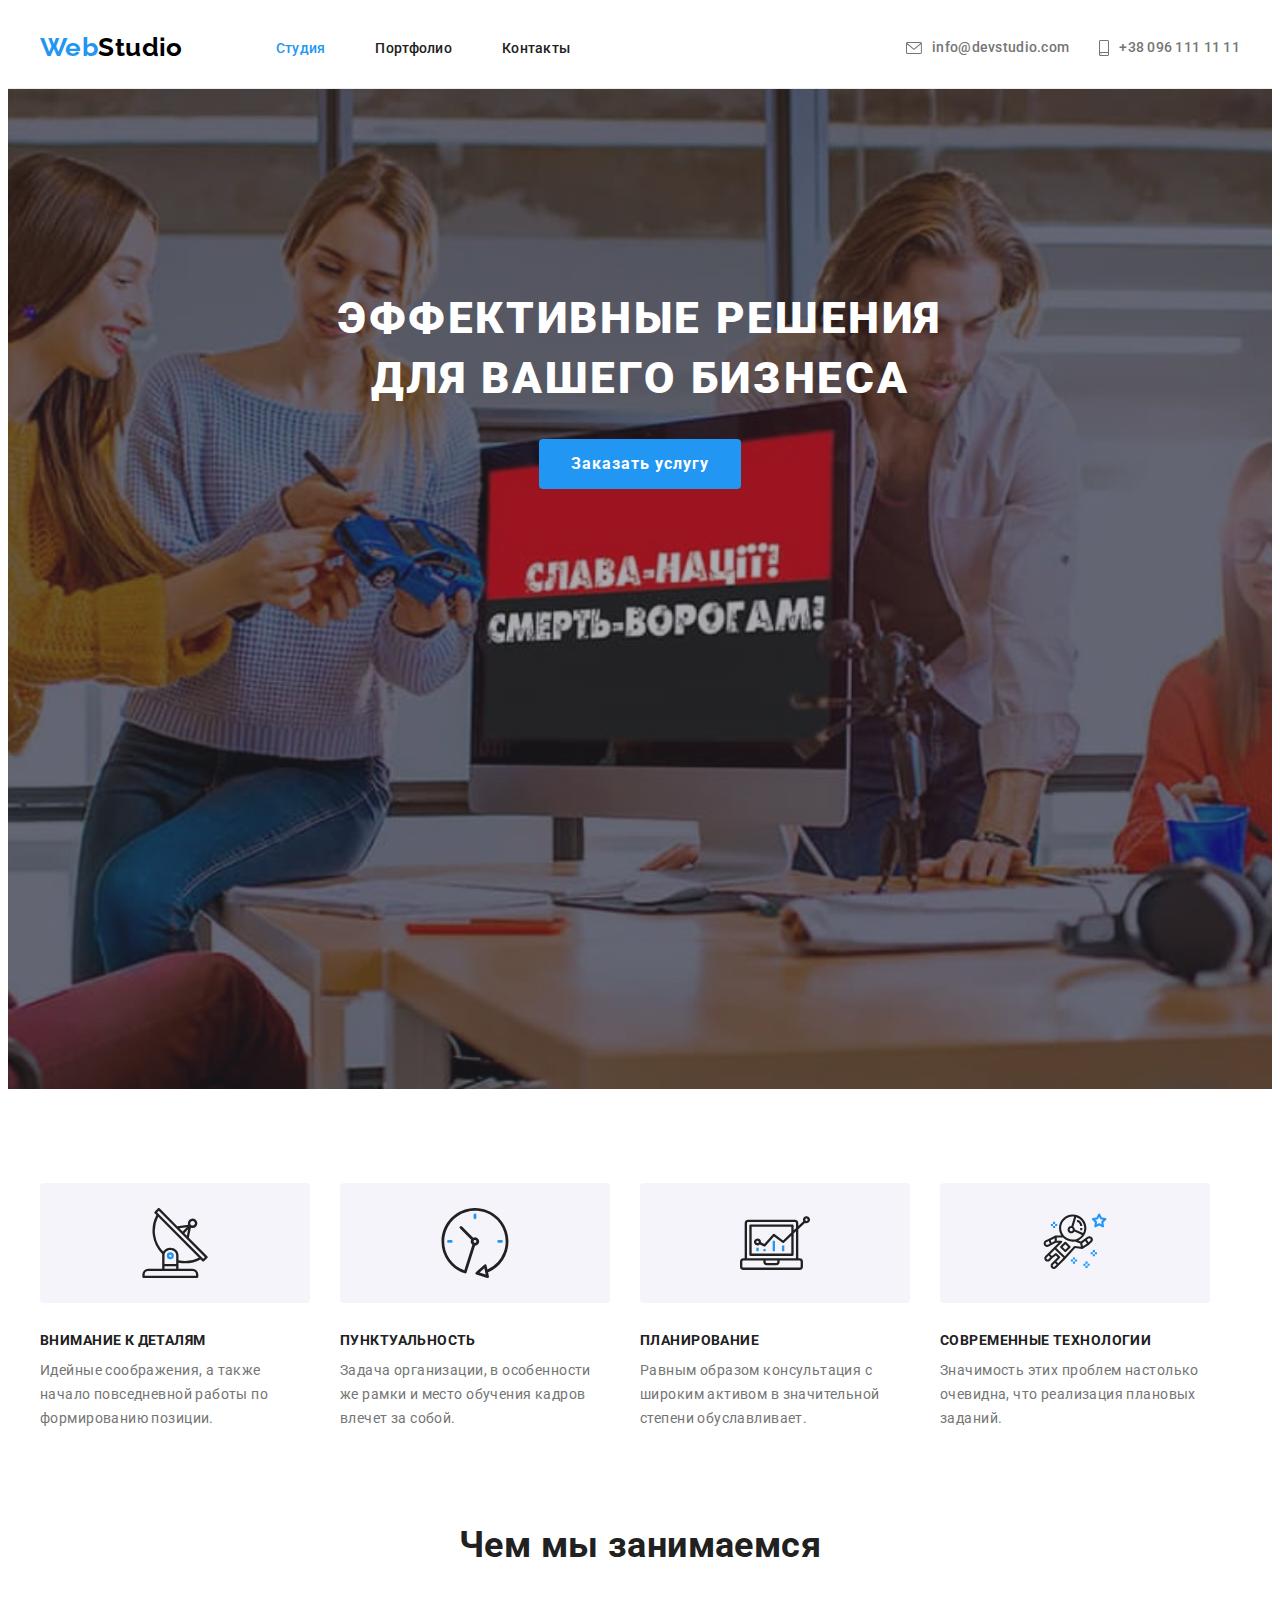
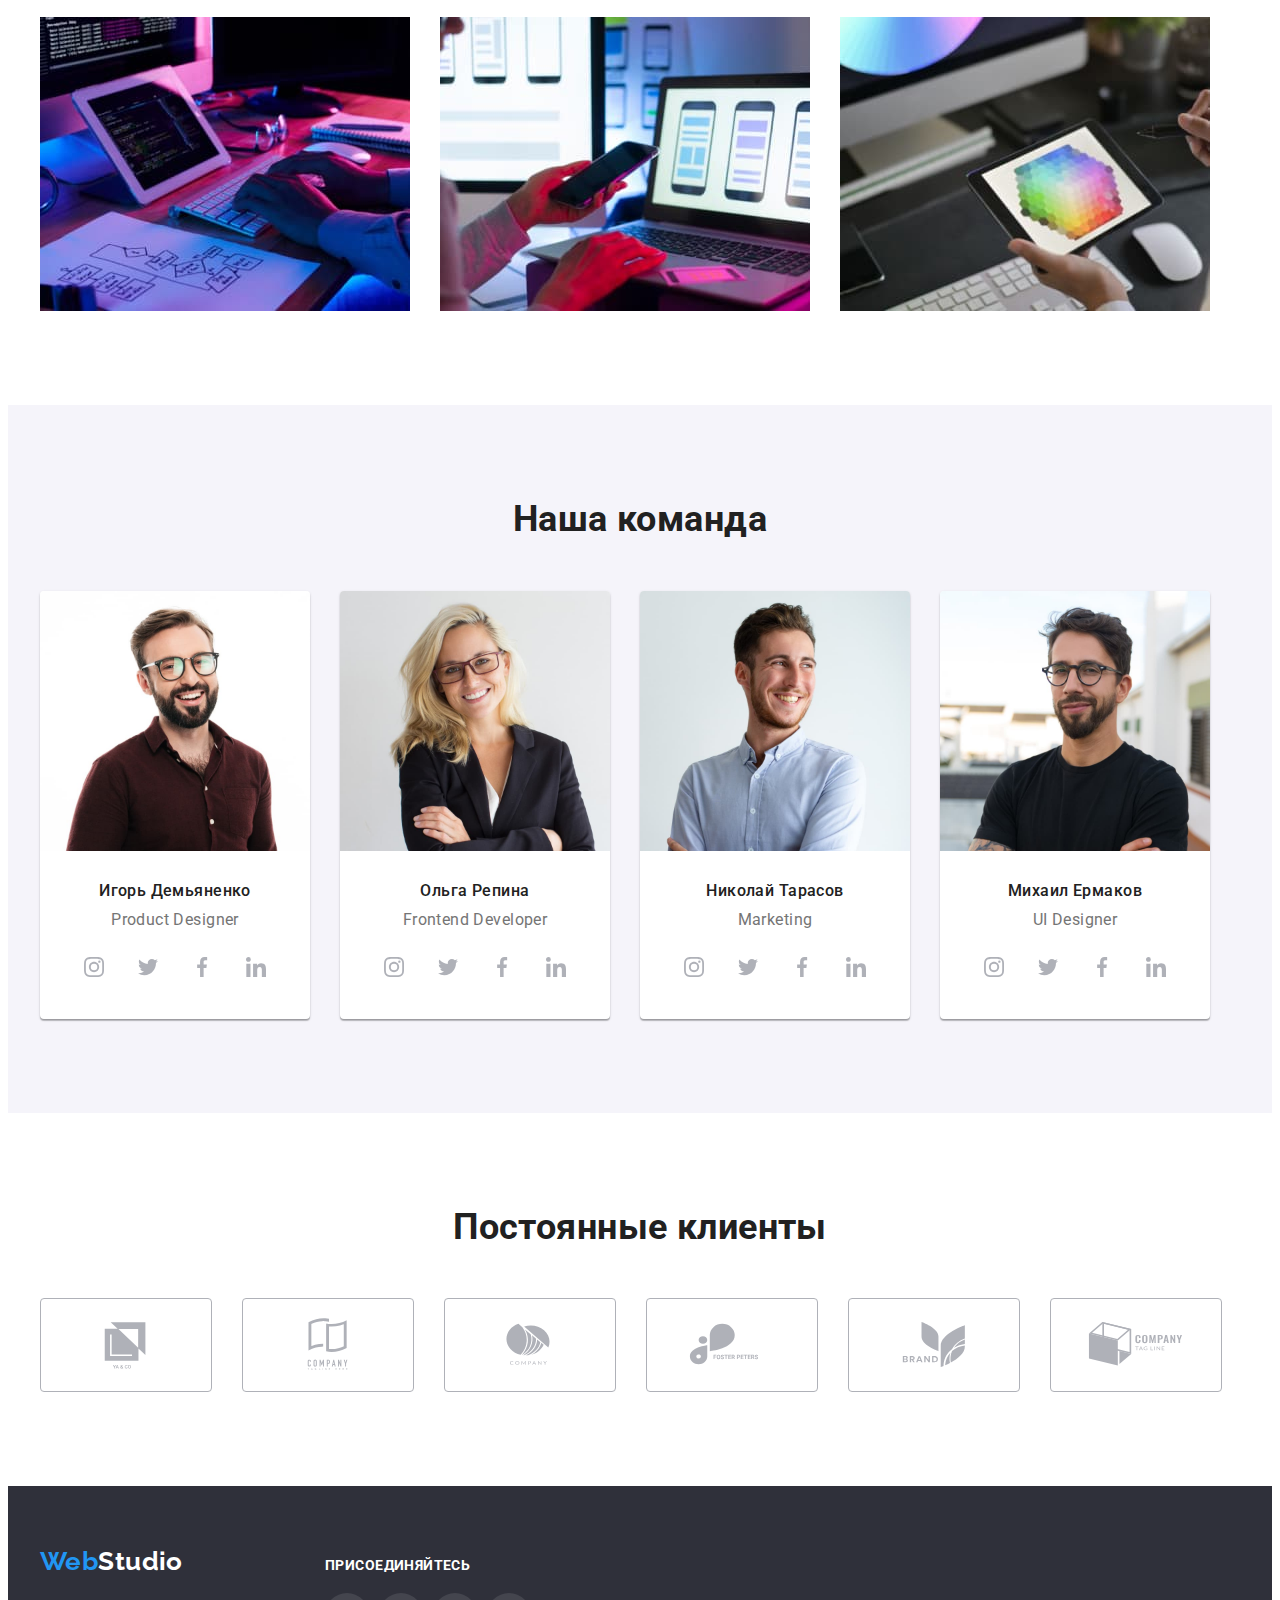
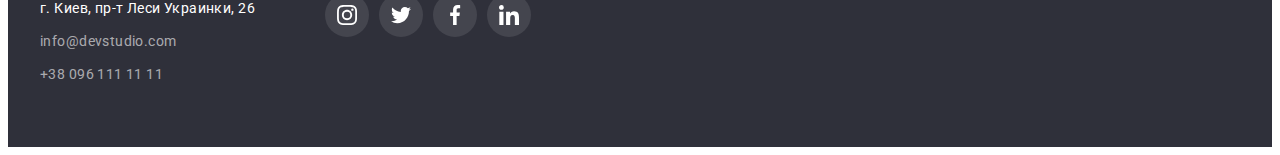
<file: index.html>
<!DOCTYPE html>
<html lang="ru">
  <head>
    <meta charset="UTF-8" />
    <meta http-equiv="X-UA-Compatible" content="IE=edge" />
    <meta name="viewport" content="width=device-width, initial-scale=1.0" />
    <title>Document</title>
    <link rel="preconnect" href="https://fonts.googleapis.com" />
    <link rel="preconnect" href="https://fonts.gstatic.com" crossorigin />
    <link
      href="https://fonts.googleapis.com/css2?family=Raleway:wght@700&family=Roboto:wght@400;500;700;900&display=swap"
      rel="stylesheet"
    />
    <link
      rel="stylesheet"
      href="https://cdnjs.cloudflare.com/ajax/libs/modern-normalize/1.1.0/modern-normalize.min.css"
      integrity="sha512-wpPYUAdjBVSE4KJnH1VR1HeZfpl1ub8YT/NKx4PuQ5NmX2tKuGu6U/JRp5y+Y8XG2tV+wKQpNHVUX03MfMFn9Q=="
      crossorigin="anonymous"
      referrerpolicy="no-referrer"
    />
    <link rel="stylesheet" href="./css/styles.css" />
    <link rel="shortcut icon" href="./favicon.ico" type="image/x-icon" />
  </head>
  <body class="body">
    <header class="header">
      <div class="container">
        <nav class="navigation">
          <a class="logo" href="./index.html" lang="en" aria-label="Логотип сайта WebStudio"
            >Web<span class="logo-black-color">Studio</span>
          </a>
          <ul class="list">
            <li class="navigation-item">
              <a class="navigation-link active-text-color" href="./index.html">Студия</a>
            </li>
            <li class="navigation-item">
              <a class="navigation-link" href="./portfolio.html">Портфолио</a>
            </li>
            <li class="navigation-item"><a class="navigation-link" href="#">Контакты</a></li>
          </ul>
        </nav>
        <ul class="header-list list">
          <li class="header-items">
            <a class="header-contact" href="mailto:info@devstudio.com">
              <svg class="header-icon" width="16" height="12">
                <use href="./images/icons.svg#envelope1"></use>
              </svg>
              info@devstudio.com
            </a>
          </li>
          <li class="header-items">
            <a class="header-contact" href="tel:+380961111111">
              <svg class="header-icon" width="10" height="16">
                <use href="./images/icons.svg#smartphone1"></use>
              </svg>
              +38 096 111 11 11
            </a>
          </li>
        </ul>
      </div>
    </header>
    <main>
      <section class="hero">
        <div class="container">
          <h1 class="hero-title">Эффективные решения для вашего бизнеса</h1>
          <button class="hero-button" type="button">Заказать услугу</button>
        </div>
      </section>

      <section class="features section">
        <div class="container">
          <h2 class="second-title visually-hidden">Особенности компании WebStudio</h2>
          <ul class="list">
            <li class="features-item">
              <div class="features-item-icon">
                <svg class="features-icon" width="70px" height="70px">
                  <use href="./images/icons.svg#antenna"></use>
                </svg>
              </div>
              <h3 class="features-third-title">Внимание к деталям</h3>
              <p class="features-text">
                Идейные соображения, а также начало повседневной работы по формированию позиции.
              </p>
            </li>
            <li class="features-item">
              <div class="features-item-icon">
                <svg class="features-icon" width="70px" height="70px">
                  <use href="./images/icons.svg#clock"></use>
                </svg>
              </div>
              <h3 class="features-third-title">Пунктуальность</h3>
              <p class="features-text">
                Задача организации, в особенности же рамки и место обучения кадров влечет за собой.
              </p>
            </li>
            <li class="features-item">
              <div class="features-item-icon">
                <svg class="features-icon" width="70px" height="70px">
                  <use href="./images/icons.svg#diagram"></use>
                </svg>
              </div>
              <h3 class="features-third-title">Планирование</h3>
              <p class="features-text">
                Равным образом консультация с широким активом в значительной степени обуславливает.
              </p>
            </li>
            <li class="features-item">
              <div class="features-item-icon">
                <svg class="features-icon" width="70px" height="70px">
                  <use href="./images/icons.svg#astronaut"></use>
                </svg>
              </div>
              <h3 class="features-third-title">Современные технологии</h3>
              <p class="features-text">
                Значимость этих проблем настолько очевидна, что реализация плановых заданий.
              </p>
            </li>
          </ul>
        </div>
      </section>

      <section class="hobbies">
        <div class="container">
          <h2 class="hobbies-title">Чем мы занимаемся</h2>
          <ul class="list">
            <li class="hobbies-item">
              <img
                src="./images/create/what-are-we-doing-img-1.jpg"
                alt="Программирование"
                width="370"
                height="294"
              />
            </li>
            <li class="hobbies-item">
              <img
                src="./images/create/what-are-we-doing-img-2.jpg"
                alt="Мобильные приложения"
                width="370"
                height="294"
              />
            </li>
            <li class="hobbies-item">
              <img
                src="./images/create/what-are-we-doing-img-3.jpg"
                alt="Мобильные игры"
                width="370"
                height="294"
              />
            </li>
          </ul>
        </div>
      </section>

      <section class="team section">
        <div class="container">
          <h2 class="team-title">Наша команда</h2>
          <ul class="list">
            <li class="team-item">
              <img
                class="team-img"
                src="./images/our-team/our-team-img-1.jpg"
                alt="Дизайнер продукта Игорь Демьяненко"
                width="270"
                height="260"
              />
              <div class="team-items">
                <h3 class="team-third-title">Игорь Демьяненко</h3>
                <p class="team-text" lang="en">Product Designer</p>
                <ul class="social-items">
                  <li class="social-item">
                    <a
                      class="social-link"
                      href="https://www.instagram.com/"
                      target="_blank"
                      rel="noopener noreferrer"
                      lang="en"
                      aria-label="Instagram"
                    >
                      <svg class="social-icon" width="20" height="20">
                        <use href="./images/icons.svg#instagram"></use>
                      </svg>
                    </a>
                  </li>

                  <li class="social-item">
                    <a
                      class="social-link"
                      href="https://twitter.com/"
                      target="_blank"
                      rel="noopener noreferrer"
                      lang="en"
                      aria-label="Instagram"
                    >
                      <svg class="social-icon" width="20" height="20">
                        <use href="./images/icons.svg#twitter"></use>
                      </svg>
                    </a>
                  </li>
                  <li class="social-item">
                    <a
                      class="social-link"
                      href="https://facebook.com/"
                      target="_blank"
                      rel="noopener noreferrer"
                      lang="en"
                      aria-label="Instagram"
                    >
                      <svg class="social-icon" width="20" height="20">
                        <use href="./images/icons.svg#facebook"></use>
                      </svg>
                    </a>
                  </li>
                  <li class="social-item">
                    <a
                      class="social-link"
                      href="https://linkedin.com/"
                      target="_blank"
                      rel="noopener noreferrer"
                      lang="en"
                      aria-label="Instagram"
                    >
                      <svg class="social-icon" width="20" height="20">
                        <use href="./images/icons.svg#linkedin"></use>
                      </svg>
                    </a>
                  </li>
                </ul>
              </div>
            </li>
            <li class="team-item">
              <img
                class="team-img"
                src="./images/our-team/our-team-img-2.jpg"
                alt="Фронтенд-разработчик Ольга Репина"
                width="270"
                height="260"
              />
              <div class="team-items">
                <h3 class="team-third-title">Ольга Репина</h3>
                <p class="team-text" lang="en">Frontend Developer</p>
                <ul class="social-items">
                  <li class="social-item">
                    <a
                      class="social-link"
                      href="https://www.instagram.com/"
                      target="_blank"
                      rel="noopener noreferrer"
                      lang="en"
                      aria-label="Instagram"
                    >
                      <svg class="social-icon" width="20" height="20">
                        <use href="./images/icons.svg#instagram"></use>
                      </svg>
                    </a>
                  </li>

                  <li class="social-item">
                    <a
                      class="social-link"
                      href="https://twitter.com/"
                      target="_blank"
                      rel="noopener noreferrer"
                      lang="en"
                      aria-label="Instagram"
                    >
                      <svg class="social-icon" width="20" height="20">
                        <use href="./images/icons.svg#twitter"></use>
                      </svg>
                    </a>
                  </li>
                  <li class="social-item">
                    <a
                      class="social-link"
                      href="https://facebook.com/"
                      target="_blank"
                      rel="noopener noreferrer"
                      lang="en"
                      aria-label="Instagram"
                    >
                      <svg class="social-icon" width="20" height="20">
                        <use href="./images/icons.svg#facebook"></use>
                      </svg>
                    </a>
                  </li>
                  <li class="social-item">
                    <a
                      class="social-link"
                      href="https://linkedin.com/"
                      target="_blank"
                      rel="noopener noreferrer"
                      lang="en"
                      aria-label="Instagram"
                    >
                      <svg class="social-icon" width="20" height="20">
                        <use href="./images/icons.svg#linkedin"></use>
                      </svg>
                    </a>
                  </li>
                </ul>
              </div>
            </li>
            <li class="team-item">
              <img
                class="team-img"
                src="./images/our-team/our-team-img-3.jpg"
                alt="Маркетолог Николай Тарасов"
                width="270"
                height="260"
              />
              <div class="team-items">
                <h3 class="team-third-title">Николай Тарасов</h3>
                <p class="team-text" lang="en">Marketing</p>
                <ul class="social-items">
                  <li class="social-item">
                    <a
                      class="social-link"
                      href="https://www.instagram.com/"
                      target="_blank"
                      rel="noopener noreferrer"
                      lang="en"
                      aria-label="Instagram"
                    >
                      <svg class="social-icon" width="20" height="20">
                        <use href="./images/icons.svg#instagram"></use>
                      </svg>
                    </a>
                  </li>

                  <li class="social-item">
                    <a
                      class="social-link"
                      href="https://twitter.com/"
                      target="_blank"
                      rel="noopener noreferrer"
                      lang="en"
                      aria-label="Instagram"
                    >
                      <svg class="social-icon" width="20" height="20">
                        <use href="./images/icons.svg#twitter"></use>
                      </svg>
                    </a>
                  </li>
                  <li class="social-item">
                    <a
                      class="social-link"
                      href="https://facebook.com/"
                      target="_blank"
                      rel="noopener noreferrer"
                      lang="en"
                      aria-label="Instagram"
                    >
                      <svg class="social-icon" width="20" height="20">
                        <use href="./images/icons.svg#facebook"></use>
                      </svg>
                    </a>
                  </li>
                  <li class="social-item">
                    <a
                      class="social-link"
                      href="https://linkedin.com/"
                      target="_blank"
                      rel="noopener noreferrer"
                      lang="en"
                      aria-label="Instagram"
                    >
                      <svg class="social-icon" width="20" height="20">
                        <use href="./images/icons.svg#linkedin"></use>
                      </svg>
                    </a>
                  </li>
                </ul>
              </div>
            </li>
            <li class="team-item">
              <img
                class="team-img"
                src="./images/our-team/our-team-img-4.jpg"
                alt="Дизайнер пользовательского интерфейса Михаил Ермаков"
                width="270"
                height="260"
              />
              <div class="team-items">
                <h3 class="team-third-title">Михаил Ермаков</h3>
                <p class="team-text" lang="en">UI Designer</p>
                <ul class="social-items">
                  <li class="social-item">
                    <a
                      class="social-link"
                      href="https://www.instagram.com/"
                      target="_blank"
                      rel="noopener noreferrer"
                      lang="en"
                      aria-label="Instagram"
                    >
                      <svg class="social-icon" width="20" height="20">
                        <use href="./images/icons.svg#instagram"></use>
                      </svg>
                    </a>
                  </li>

                  <li class="social-item">
                    <a
                      class="social-link"
                      href="https://twitter.com/"
                      target="_blank"
                      rel="noopener noreferrer"
                      lang="en"
                      aria-label="Instagram"
                    >
                      <svg class="social-icon" width="20" height="20">
                        <use href="./images/icons.svg#twitter"></use>
                      </svg>
                    </a>
                  </li>
                  <li class="social-item">
                    <a
                      class="social-link"
                      href="https://facebook.com/"
                      target="_blank"
                      rel="noopener noreferrer"
                      lang="en"
                      aria-label="Instagram"
                    >
                      <svg class="social-icon" width="20" height="20">
                        <use href="./images/icons.svg#facebook"></use>
                      </svg>
                    </a>
                  </li>
                  <li class="social-item">
                    <a
                      class="social-link"
                      href="https://linkedin.com/"
                      target="_blank"
                      rel="noopener noreferrer"
                      lang="en"
                      aria-label="Instagram"
                    >
                      <svg class="social-icon" width="20" height="20">
                        <use href="./images/icons.svg#linkedin"></use>
                      </svg>
                    </a>
                  </li>
                </ul>
              </div>
            </li>
          </ul>
        </div>
      </section>

      <section class="clients section">
        <div class="container">
          <h2 class="second-title">Постоянные клиенты</h2>
          <ul class="clients-list">
            <li class="clients-items">
              <a
                class="clients-link"
                href="#"
                target="_blank"
                rel="noopener noreferrer"
                lang="en"
                aria-label="Сlient 1"
              >
                <svg class="clients-icon" width="106" height="60">
                  <use href="./images/icons.svg#client-1"></use>
                </svg>
              </a>
            </li>
            <li class="clients-items">
              <a
                class="clients-link"
                href="#"
                target="_blank"
                rel="noopener noreferrer"
                lang="en"
                aria-label="Сlient 1"
              >
                <svg class="clients-icon" width="106" height="60">
                  <use href="./images/icons.svg#client-2"></use>
                </svg>
              </a>
            </li>
            <li class="clients-items">
              <a
                class="clients-link"
                href="#"
                target="_blank"
                rel="noopener noreferrer"
                lang="en"
                aria-label="Сlient 1"
              >
                <svg class="clients-icon" width="106" height="60">
                  <use href="./images/icons.svg#client-3"></use>
                </svg>
              </a>
            </li>
            <li class="clients-items">
              <a
                class="clients-link"
                href="#"
                target="_blank"
                rel="noopener noreferrer"
                lang="en"
                aria-label="Сlient 1"
              >
                <svg class="clients-icon" width="106" height="60">
                  <use href="./images/icons.svg#client-4"></use>
                </svg>
              </a>
            </li>
            <li class="clients-items">
              <a
                class="clients-link"
                href="#"
                target="_blank"
                rel="noopener noreferrer"
                lang="en"
                aria-label="Сlient 1"
              >
                <svg class="clients-icon" width="106" height="60">
                  <use href="./images/icons.svg#client-5"></use>
                </svg>
              </a>
            </li>
            <li class="clients-items">
              <a
                class="clients-link"
                href="#"
                target="_blank"
                rel="noopener noreferrer"
                lang="en"
                aria-label="Сlient 1"
              >
                <svg class="clients-icon" width="106" height="60">
                  <use href="./images/icons.svg#client-6"></use>
                </svg>
              </a>
            </li>
          </ul>
        </div>
      </section>
    </main>
    <footer class="footer">
      <div class="container">
        <div class="footer-address-container">
          <a class="logo" href="/index.html" lang="en" aria-label="Логотип сайта WebStudio"
            >Web<span class="logo-white-color">Studio</span></a
          >
          <address class="address-footer">
            <ul class="list">
              <li class="footer-item">
                <a
                  class="footer-address"
                  href="https://goo.gl/maps/qPdaPdiiLv6fJNoK8"
                  target="_blank"
                  rel="noopener noreferrer nofollow"
                  >г. Киев, пр-т Леси Украинки, 26</a
                >
              </li>
              <li class="footer-item">
                <a class="footer-link" href="mailto:info@devstudio.com">info@devstudio.com</a>
              </li>
              <li class="footer-item">
                <a class="footer-link" href="tel:+380961111111">+38 096 111 11 11</a>
              </li>
            </ul>
          </address>
        </div>
        <div class="footer-social-container">
          <strong class="footer-social-caption">Присоединяйтесь</strong>
          <!-- <p class="footer-social-caption"><strong>Присоединяйтесь</strong></p> -->
          <ul class="footer-social-list">
            <li class="footer-social-item">
              <a
                class="footer-social-link"
                href="https://www.instagram.com/"
                target="_blank"
                rel="noopener noreferrer"
                lang="en"
                aria-label="Instagram"
              >
                <svg class="footer-social-icon" width="20" height="20">
                  <use href="./images/icons.svg#instagram"></use>
                </svg>
              </a>
            </li>

            <li class="footer-social-item">
              <a
                class="footer-social-link"
                href="https://twitter.com/"
                target="_blank"
                rel="noopener noreferrer"
                lang="en"
                aria-label="Instagram"
              >
                <svg class="footer-social-icon" width="20" height="20">
                  <use href="./images/icons.svg#twitter"></use>
                </svg>
              </a>
            </li>
            <li class="footer-social-item">
              <a
                class="footer-social-link"
                href="https://facebook.com/"
                target="_blank"
                rel="noopener noreferrer"
                lang="en"
                aria-label="Instagram"
              >
                <svg class="footer-social-icon" width="20" height="20">
                  <use href="./images/icons.svg#facebook"></use>
                </svg>
              </a>
            </li>
            <li class="footer-social-item">
              <a
                class="footer-social-link"
                href="https://linkedin.com/"
                target="_blank"
                rel="noopener noreferrer"
                lang="en"
                aria-label="Instagram"
              >
                <svg class="footer-social-icon" width="20" height="20">
                  <use href="./images/icons.svg#linkedin"></use>
                </svg>
              </a>
            </li>
          </ul>
        </div>
      </div>
    </footer>
  </body>
</html>
</file>
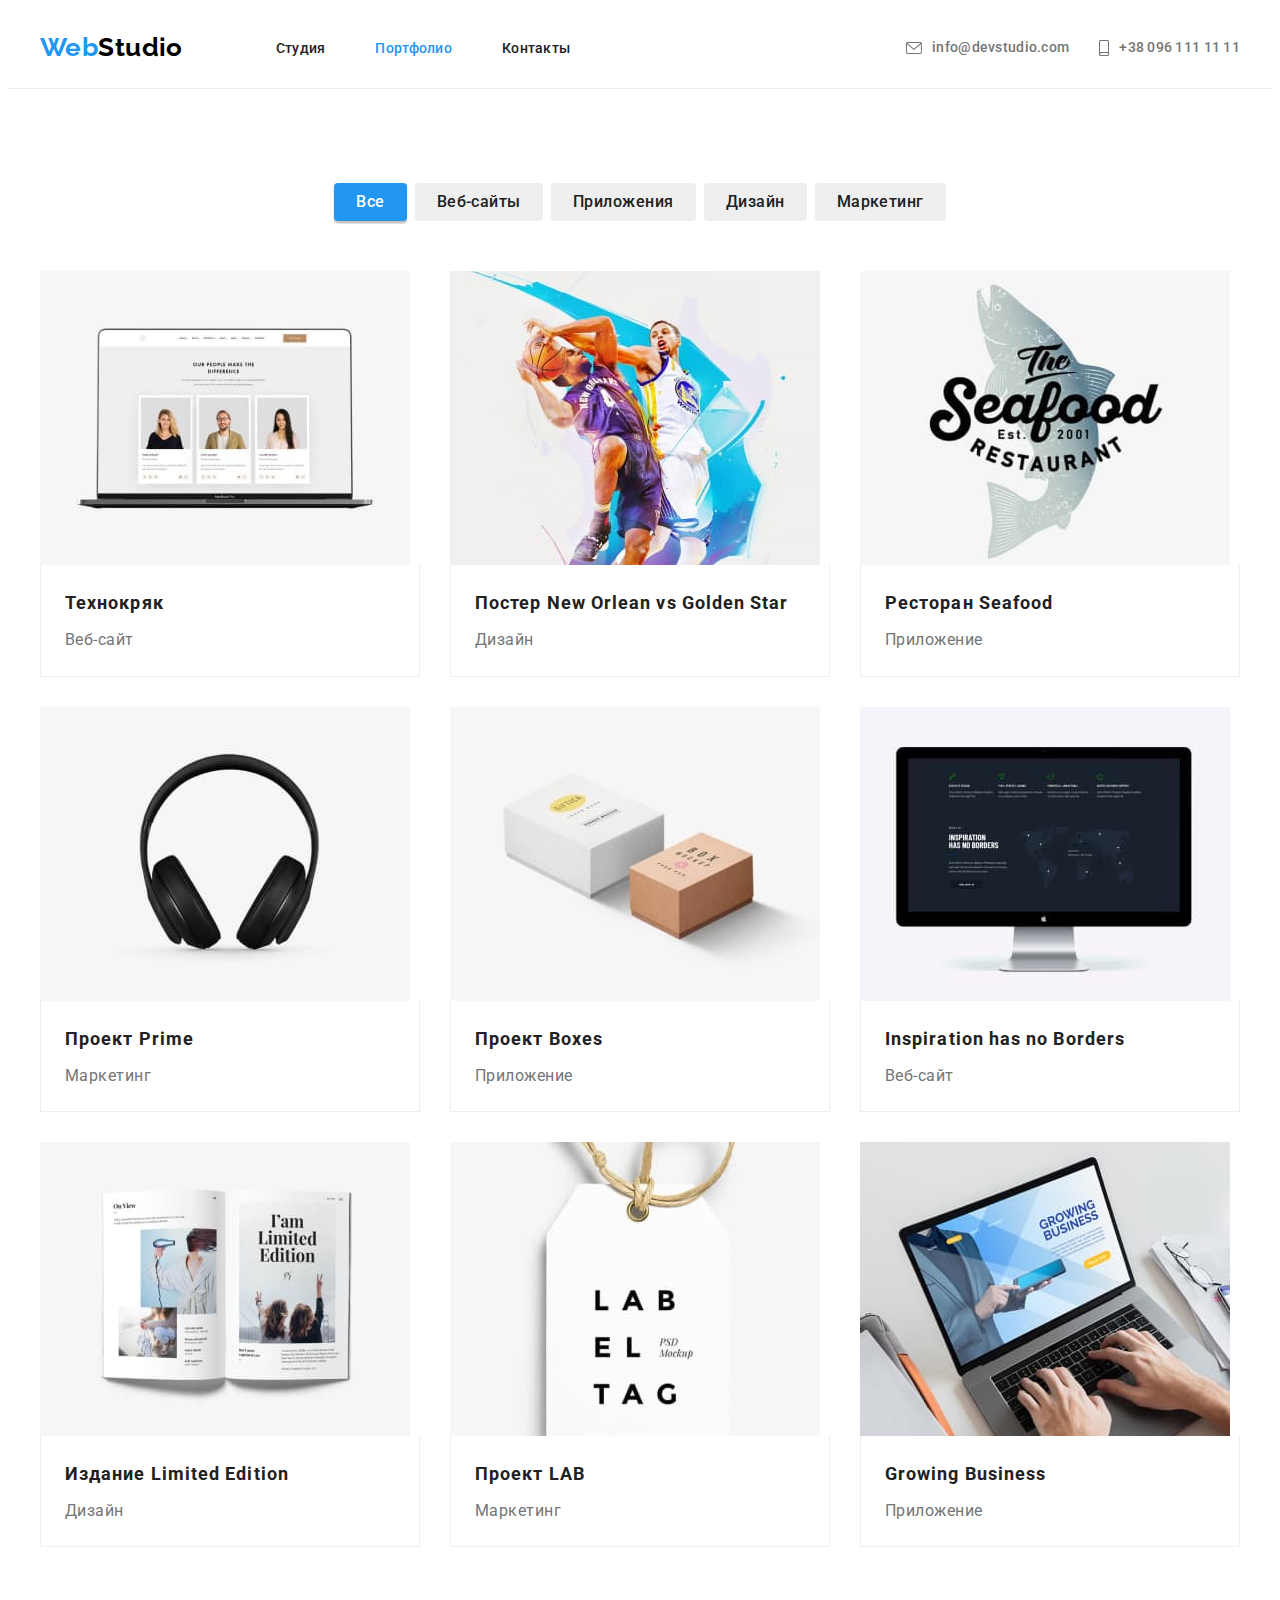
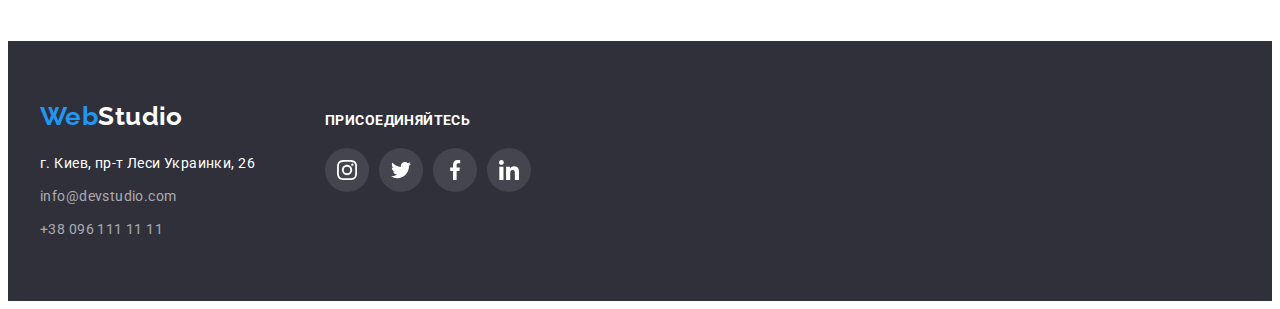
<file: portfolio.html>
<!DOCTYPE html>
<html lang="ru">
  <head>
    <meta charset="UTF-8" />
    <meta http-equiv="X-UA-Compatible" content="IE=edge" />
    <meta name="viewport" content="width=device-width, initial-scale=1.0" />
    <title>Document</title>
    <link rel="preconnect" href="https://fonts.googleapis.com" />
    <link rel="preconnect" href="https://fonts.gstatic.com" crossorigin />
    <link
      href="https://fonts.googleapis.com/css2?family=Raleway:wght@700&family=Roboto:wght@400;500;700;900&display=swap"
      rel="stylesheet"
    />
    <link
      rel="stylesheet"
      href="https://cdnjs.cloudflare.com/ajax/libs/modern-normalize/1.1.0/modern-normalize.min.css"
      integrity="sha512-wpPYUAdjBVSE4KJnH1VR1HeZfpl1ub8YT/NKx4PuQ5NmX2tKuGu6U/JRp5y+Y8XG2tV+wKQpNHVUX03MfMFn9Q=="
      crossorigin="anonymous"
      referrerpolicy="no-referrer"
    />
    <link rel="stylesheet" href="./css/styles.css" />
    <link rel="shortcut icon" href="./favicon.ico" type="image/x-icon" />
  </head>
  <body class="body">
    <header class="header">
      <div class="container">
        <nav class="navigation">
          <a class="logo" href="./index.html" lang="en" aria-label="Логотип сайта WebStudio"
            >Web<span class="logo-black-color">Studio</span>
          </a>
          <ul class="list">
            <li class="navigation-item">
              <a class="navigation-link" href="./index.html">Студия</a>
            </li>
            <li class="navigation-item">
              <a class="navigation-link active-text-color" href="./portfolio.html">Портфолио</a>
            </li>
            <li class="navigation-item"><a class="navigation-link" href="#">Контакты</a></li>
          </ul>
        </nav>
        <ul class="header-list list">
          <li class="header-items">
            <a class="header-contact" href="mailto:info@devstudio.com">
              <svg class="header-icon" width="16" height="12">
                <use href="./images/icons.svg#envelope1"></use>
              </svg>
              info@devstudio.com
            </a>
          </li>
          <li class="header-items">
            <a class="header-contact" href="tel:+380961111111">
              <svg class="header-icon" width="10" height="16">
                <use href="./images/icons.svg#smartphone1"></use>
              </svg>
              +38 096 111 11 11
            </a>
          </li>
        </ul>
      </div>
    </header>
    <main>
      <section class="portfolio">
        <div class="container">
          <h1 class="portfolio-title visually-hidden">Наши работы</h1>
          <ul class="portfolio-filter list">
            <li class="items">
              <button class="portfolio-btn activ-btn" type="button">Все</button>
            </li>
            <li class="items"><button class="portfolio-btn" type="button">Веб-сайты</button></li>
            <li class="items"><button class="portfolio-btn" type="button">Приложения</button></li>
            <li class="items"><button class="portfolio-btn" type="button">Дизайн</button></li>
            <li class="items"><button class="portfolio-btn" type="button">Маркетинг</button></li>
          </ul>
          <ul class="portfolio-list list">
            <li class="portfolio-item">
              <a class="portfolio-link" href="#">
                <img
                  src="./images/portfolio/photos-our-portfolio-1.jpg"
                  alt="Разработка веб-сайта Технокряк"
                  width="370"
                  height="294"
                />
                <div class="text">
                  <h2 class="portfolio-second-title">Технокряк</h2>
                  <p class="portfolio-text">Веб-сайт</p>
                </div>
              </a>
            </li>
            <li class="portfolio-item">
              <a class="portfolio-link" href="#">
                <img
                  src="./images/portfolio/photos-our-portfolio-2.jpg"
                  alt="Разработка дизайна постера"
                  width="370"
                  height="294"
                />
                <div class="text">
                  <h2 class="portfolio-second-title">
                    Постер <span lang="en">New Orlean vs Golden Star</span>
                  </h2>
                  <p class="portfolio-text">Дизайн</p>
                </div>
              </a>
            </li>
            <li class="portfolio-item">
              <a class="portfolio-link" href="#">
                <img
                  src="./images/portfolio/photos-our-portfolio-3.jpg"
                  alt="Создание приложения для ресторана Seafood"
                  width="370"
                  height="294"
                />
                <div class="text">
                  <h2 class="portfolio-second-title">Ресторан <span lang="en">Seafood</span></h2>
                  <p class="portfolio-text">Приложение</p>
                </div>
              </a>
            </li>
            <li class="portfolio-item">
              <a class="portfolio-link" href="#">
                <img
                  src="./images/portfolio/photos-our-portfolio-4.jpg"
                  alt="Маркетинг для проекта Prime"
                  width="370"
                  height="294"
                />
                <div class="text">
                  <h2 class="portfolio-second-title">Проект <span lang="en">Prime</span></h2>
                  <p class="portfolio-text">Маркетинг</p>
                </div>
              </a>
            </li>
            <li class="portfolio-item">
              <a class="portfolio-link" href="#">
                <img
                  src="./images/portfolio/photos-our-portfolio-5.jpg"
                  alt="Разработка и запуск приложения Boxes"
                  width="370"
                  height="294"
                />
                <div class="text">
                  <h2 class="portfolio-second-title">Проект <span lang="en">Boxes</span></h2>
                  <p class="portfolio-text">Приложение</p>
                </div>
              </a>
            </li>
            <li class="portfolio-item">
              <a class="portfolio-link" href="#">
                <img
                  src="./images/portfolio/photos-our-portfolio-6.jpg"
                  alt="Проектировка сайта «Inspiration has no Borders»"
                  width="370"
                  height="294"
                />
                <div class="text">
                  <h2 class="portfolio-second-title" lang="en">Inspiration has no Borders</h2>
                  <p class="portfolio-text">Веб-сайт</p>
                </div>
              </a>
            </li>
            <li class="portfolio-item">
              <a class="portfolio-link" href="#">
                <img
                  src="./images/portfolio/photos-our-portfolio-7.jpg"
                  alt="Разработка дизайна Limited Edition"
                  width="370"
                  height="294"
                />
                <div class="text">
                  <h2 class="portfolio-second-title">
                    Издание <span lang="en">Limited Edition</span>
                  </h2>
                  <p class="portfolio-text">Дизайн</p>
                </div>
              </a>
            </li>
            <li class="portfolio-item">
              <a class="portfolio-link" href="#">
                <img
                  src="./images/portfolio/photos-our-portfolio-8.jpg"
                  alt="Маркетинг для проекта LAB"
                  width="370"
                  height="294"
                />
                <div class="text">
                  <h2 class="portfolio-second-title">Проект <span lang="en">LAB</span></h2>
                  <p class="portfolio-text">Маркетинг</p>
                </div>
              </a>
            </li>
            <li class="portfolio-item">
              <a class="portfolio-link" href="#">
                <img
                  src="./images/portfolio/photos-our-portfolio-9.jpg"
                  alt="Разработка и тестирование приложения Growing Business"
                  width="370"
                  height="294"
                />
                <div class="text">
                  <h2 class="portfolio-second-title" lang="en">Growing Business</h2>
                  <p class="portfolio-text">Приложение</p>
                </div>
              </a>
            </li>
          </ul>
        </div>
      </section>
    </main>
    <footer class="footer">
      <div class="container">
        <div class="footer-address-container">
          <a class="logo" href="/index.html" lang="en" aria-label="Логотип сайта WebStudio"
            >Web<span class="logo-white-color">Studio</span></a
          >
          <address class="address-footer">
            <ul class="list">
              <li class="footer-item">
                <a
                  class="footer-address"
                  href="https://goo.gl/maps/qPdaPdiiLv6fJNoK8"
                  target="_blank"
                  rel="noopener noreferrer nofollow"
                  >г. Киев, пр-т Леси Украинки, 26</a
                >
              </li>
              <li class="footer-item">
                <a class="footer-link" href="mailto:info@devstudio.com">info@devstudio.com</a>
              </li>
              <li class="footer-item">
                <a class="footer-link" href="tel:+380961111111">+38 096 111 11 11</a>
              </li>
            </ul>
          </address>
        </div>
        <div class="footer-social-container">
          <b class="footer-social-caption">Присоединяйтесь</b>
          <ul class="footer-social-list">
            <li class="footer-social-item">
              <a
                class="footer-social-link"
                href="https://www.instagram.com/"
                target="_blank"
                rel="noopener noreferrer"
                lang="en"
                aria-label="Instagram"
              >
                <svg class="footer-social-icon" width="20" height="20">
                  <use href="./images/icons.svg#instagram"></use>
                </svg>
              </a>
            </li>

            <li class="footer-social-item">
              <a
                class="footer-social-link"
                href="https://twitter.com/"
                target="_blank"
                rel="noopener noreferrer"
                lang="en"
                aria-label="Instagram"
              >
                <svg class="footer-social-icon" width="20" height="20">
                  <use href="./images/icons.svg#twitter"></use>
                </svg>
              </a>
            </li>
            <li class="footer-social-item">
              <a
                class="footer-social-link"
                href="https://facebook.com/"
                target="_blank"
                rel="noopener noreferrer"
                lang="en"
                aria-label="Instagram"
              >
                <svg class="footer-social-icon" width="20" height="20">
                  <use href="./images/icons.svg#facebook"></use>
                </svg>
              </a>
            </li>
            <li class="footer-social-item">
              <a
                class="footer-social-link"
                href="https://linkedin.com/"
                target="_blank"
                rel="noopener noreferrer"
                lang="en"
                aria-label="Instagram"
              >
                <svg class="footer-social-icon" width="20" height="20">
                  <use href="./images/icons.svg#linkedin"></use>
                </svg>
              </a>
            </li>
          </ul>
        </div>
      </div>
    </footer>
  </body>
</html>
</file>
<file: css/styles.css>
/*#region root, кастомні властивості або css зміні */
:root {
  /* fonts */
  --main-font: Roboto, sans-serif;
  --secondary-font: Raleway, sans-serif;

  /* text colors */
  --main-text-color: #757575;
  --secondary-text-color: #ffffff;
  --accent-color: #2196f3;
  --title-color: #212121;
  --footer-link-color: rgba(255, 255, 255, 0.6);
  --logo-black-color: #000000;
  --button-hover-color: #188ce8;
  --icon-color: #afb1b8;
  --icon-color-hover: #ffffff;

  /* background colors */
  --main-background-color: #ffffff;
  --dark-background-color: #2f303a;
  --secondary-background-color: #f5f4fa;
  --header-board-color: #ececec;
  --border-color: #eeeeee;
  --footer-background-icon-color: rgba(255, 255, 255, 0.1);

  /* shadow colors */
  --card-shadow: 0px 1px 3px rgba(0, 0, 0, 0.12), 0px 1px 1px rgba(0, 0, 0, 0.14),
    0px 2px 1px rgba(0, 0, 0, 0.2);
  --button-shadow: 0px 3px 1px rgba(0, 0, 0, 0.1), 0px 1px 2px rgba(0, 0, 0, 0.08),
    0px 2px 2px rgba(0, 0, 0, 0.12);
  --portfolio-shadow: 0px 1px 1px rgba(0, 0, 0, 0.12), 0px 4px 4px rgba(0, 0, 0, 0.06),
    1px 4px 6px rgba(0, 0, 0, 0.16);
}

/*#endregion*/
/*#region Властивості body за замовченням */
.body {
  font-family: var(--main-font);
  font-size: 14px;
  letter-spacing: 0.03em;

  color: var(--main-text-color);
  background-color: var(--main-background-color);
}

/* #endregion */
/*#region Глобальне скидання стилів тегів */
h1,
h2,
h3,
p {
  margin: 0;
}

ul,
ol {
  list-style: none;
  padding: 0;
  margin: 0;
}

a {
  text-decoration: none;
}

img {
  display: block;
  max-width: 100%;
  height: auto;
}

/*#endregion*/
/*#region Ховаємо тег, який не має показуватись в браузері */
.visually-hidden {
  position: absolute;
  white-space: nowrap;
  width: 1px;
  height: 1px;
  overflow: hidden;
  border: 0;
  padding: 0;
  clip: rect(0 0 0 0);
  clip-path: inset(50%);
  margin: -1px;
}

/*#endregion*/
/*#region Властивості .container та .section  */
.container {
  width: 1200px;
  padding-left: 15px;
  padding-right: 15px;
  margin-left: auto;
  margin-right: auto;
}

.section {
  padding-top: 94px;
  padding-bottom: 94px;
}

/*#endregion*/
/*#region Header */
.navigation .list {
  display: flex;
  align-items: center;
}

.container .navigation {
  display: flex;
  align-items: center;
}

.header .container {
  display: flex;
  align-items: center;
}

.header {
  border-bottom: 1px solid var(--header-board-color);
}

.logo {
  text-decoration: none;
  font-family: var(--secondary-font);
  font-size: 26px;
  font-weight: 700;
  line-height: 1.19;

  color: var(--accent-color);
}

.navigation .logo {
  padding-top: 24px;
  padding-bottom: 25px;
  margin-right: 93px;
}

.logo-black-color {
  color: var(--logo-black-color);
}

.logo-white-color {
  color: var(--secondary-text-color);
}

.list {
  list-style: none;
}

.navigation-item {
  margin-right: 50px;
}

.navigation-item:last-child {
  margin-right: 0;
}

.navigation-link {
  display: block;
  padding-top: 32px;
  padding-bottom: 32px;

  font-weight: 500;
  line-height: 1.17;
  letter-spacing: 0.02em;

  text-decoration: none;

  color: var(--title-color);
}

.active-text-color,
.navigation-link:hover,
.navigation-link:focus,
.header-contact:hover,
.header-contact:focus,
.footer-address:hover,
.footer-address:focus,
.footer-link:hover,
.footer-link:focus,
.header-items > .icon:hover {
  color: var(--accent-color);
}

.header-list {
  margin-left: auto;

  display: flex;
  align-items: center;
}

.header-items:not(:last-child) {
  margin-right: 30px;
}

.header-contact {
  display: flex;
  align-items: center;
  padding-top: 32px;
  padding-bottom: 32px;

  font-weight: 500;
  line-height: 1.14;
  letter-spacing: 0.02em;
  text-decoration: none;

  color: var(--main-text-color);
}

.header-items {
  display: flex;
  align-items: center;
}

.header-icon {
  fill: currentColor;
  margin-right: 10px;
}

/*#endregion*/
/*#region section hero */
.hero {
  background-color: var(--dark-background-color);
  text-align: center;
  padding-top: 200px;
  padding-bottom: 200px;

  background-image: linear-gradient(to right, rgba(47, 48, 58, 0.4), rgba(47, 48, 58, 0.4)),
    url('../images/business-death-to-enemies.jpg');
  max-width: 1600px;
  height: 600px;
  margin-right: auto;
  margin-left: auto;
  background-repeat: no-repeat;
  background-position: center;
  background-size: cover;
}

.hero > .container {
}

.hero-title {
  margin-bottom: 30px;
  margin-right: auto;
  margin-left: auto;
  width: 696px;

  font-size: 44px;
  font-weight: 900;
  line-height: 1.36;
  letter-spacing: 0.06em;
  text-transform: uppercase;

  color: var(--secondary-text-color);
}

.hero-button {
  font-family: inherit;
  font-size: 16px;
  font-weight: 700;
  line-height: 1.88;
  letter-spacing: 0.06em;

  color: var(--secondary-text-color);
  background-color: var(--accent-color);
  border: none;
  padding: 10px 32px;
  border-radius: 4px;

  cursor: pointer;
}

.hero-button:hover,
.hero-button:focus {
  background-color: var(--button-hover-color);
}

.hero {
}

/* #endregion */
/*#region section features */
.features.section .list {
  display: flex;
  align-items: center;
}

.second-title,
.hobbies-title,
.team-title {
  font-size: 36px;
  font-weight: 700;
  line-height: 1.16;
  text-align: center;

  margin-bottom: 50px;

  color: var(--title-color);
}

.features-item {
  margin-right: 30px;
  width: 270px;
}

.features-item:last-child {
  margin-right: 0;
}

.features-third-title {
  margin-bottom: 10px;
}

.features-third-title {
  font-weight: 700;
  font-size: 14px;
  line-height: 1.14;
  text-transform: uppercase;

  color: var(--title-color);
}

.features-text {
  font-weight: 400;
  line-height: 1.71;
}

.features-item-icon {
  display: flex;
  align-items: center;
  justify-content: center;

  background-color: var(--secondary-background-color);
  width: 270px;
  height: 120px;
  margin-bottom: 30px;
  border-radius: 4px;
}

.features-item-icon:hover {
  background-color: var(--accent-color);
}

.features-item-icon:hover .features-icon {
  --color1: #ffffff;
  --color2: #000000;
}

/* #endregion */
/*#region section hobbies */

.hobbies {
  padding-bottom: 94px;
}

.hobbies .list {
  display: flex;
}

.hobbies-item {
  margin-right: 30px;
}

.hobbies-item:last-child {
  margin-right: 0;
}

/* #endregion */
/*#region section team */
.team {
  background-color: var(--secondary-background-color);
}

.team .list {
  display: flex;
}

.team-items {
  padding: 30px 32px;
}

.team-third-title {
  margin-bottom: 10px;

  font-weight: 500;
  font-size: 16px;
  line-height: 1.19;
  text-align: center;

  color: var(--title-color);
}

.team-text {
  font-size: 16px;
  line-height: 1.19;
  text-align: center;
  margin-bottom: 16px;
}

.team-item {
  margin-right: 30px;
  background-color: var(--main-background-color);

  box-shadow: var(--card-shadow);
  border-radius: 4px 4px 4px 4px;
}

.team-item:last-child {
  margin-right: 0;
}

.team-img {
  border-top-left-radius: 4px;
  border-top-right-radius: 4px;
}

/* #endregion */
/*#region Social Icons */

.social-items {
  display: flex;
  align-items: center;
  justify-content: center;
}

.social-link {
  display: flex;
  align-items: center;
  justify-content: center;

  width: 44px;
  height: 44px;
  border-radius: 50%;

  color: var(--icon-color);
  background-color: var(--main-background-color);
}

.social-icon {
  fill: currentColor;
}

.social-link:hover,
.social-link:focus {
  color: var(--icon-color-hover);
  background-color: var(--button-hover-color);
}

.social-item:not(:last-child) {
  margin-right: 10px;
}

/* #endregion */
/*#region section clients */

.clients-link {
  display: flex;
  align-items: center;
  justify-content: center;

  width: 170px;
  height: 92px;

  border: 1px solid #afb1b8;
  border-radius: 4px;

  color: var(--icon-color);
}

.clients-link:focus,
.clients-link:hover {
  color: var(--accent-color);
  border-color: var(--accent-color);
}

.clients-icon {
  fill: currentColor;
}

.clients-list {
  display: flex;
  align-items: center;
}

.clients-items:not(:last-child) {
  margin-right: 30px;
}

/* #endregion */
/*#region section portfolio */
.portfolio {
  padding-top: 94px;
  padding-bottom: 94px;
}

.portfolio-filter {
  margin-bottom: 50px;

  display: flex;
  align-items: center;
  justify-content: center;
}

.portfolio-title {
  font-size: 44px;
  font-weight: 900;
  line-height: 1.36;
  letter-spacing: 0.06em;
  text-align: center;
  text-transform: uppercase;

  color: var(--title-color);
}

.portfolio-btn {
  font-family: inherit;
  font-weight: 500;
  font-size: 16px;
  line-height: 1.63;
  text-align: center;
  letter-spacing: 0.03em;
  cursor: pointer;

  border: none;
  border-radius: 4px;
  padding: 6px 22px;

  color: var(--title-color);
}

.portfolio .items {
  margin-right: 8px;
}

.portfolio .items:last-child {
  margin-right: 0;
}

.activ-btn,
.portfolio-btn:hover,
.portfolio-btn:focus {
  background-color: var(--accent-color);
  color: var(--secondary-text-color);
  box-shadow: var(--button-shadow);
}

.portfolio-list {
  display: flex;
  flex-wrap: wrap;
}

.portfolio-link {
  display: block;

  text-decoration: none;
}

.portfolio-link:hover,
.portfolio-link:focus {
  background: var(--main-background-color);
  box-shadow: var(--portfolio-shadow);
}

.portfolio-item {
  width: calc((100% - 2 * 30px) / 3);
  margin-right: 30px;
  margin-bottom: 30px;
}

.portfolio-item:nth-child(3n) {
  margin-right: 0;
}

.portfolio-item:nth-last-child(-n + 3) {
  margin-bottom: 0;
}

.portfolio-second-title {
  margin-bottom: 4px;

  font-weight: 700;
  font-size: 18px;
  line-height: 2;
  letter-spacing: 0.06em;

  color: var(--title-color);
}

.portfolio-text {
  font-size: 16px;
  line-height: 1.88;
  letter-spacing: 0.03em;

  color: var(--main-text-color);
}

.portfolio-item .text {
  padding: 20px 24px;
  border-left: 1px solid var(--border-color);
  border-right: 1px solid var(--border-color);
  border-bottom: 1px solid var(--border-color);
}

/* #endregion */
/*#region Footer */

.footer {
  background-color: var(--dark-background-color);
  padding-top: 60px;
  padding-bottom: 60px;
}

.footer .logo {
  display: inline-block;
  margin-bottom: 20px;
}

.footer-item {
  margin-bottom: 9px;
}

.footer-item:last-child {
  margin-bottom: 0;
}

.footer-address {
  line-height: 1.71;

  color: var(--secondary-text-color);

  text-decoration: none;
  font-style: normal;
}

.footer-link {
  line-height: 1.71;

  color: var(--footer-link-color);

  text-decoration: none;
  font-style: normal;
}

.footer-social-caption {
  display: block;

  text-transform: uppercase;
  color: var(--secondary-text-color);
  margin-bottom: 20px;
}

.footer > .container {
  display: flex;
  align-items: baseline;
}

.footer-address-container {
  margin-right: 70px;
}

/* #endregion */
/*#region Footer Social Icons */

.footer-social-list {
  display: flex;
  align-items: center;
  justify-content: center;
}

.footer-social-link {
  display: flex;
  align-items: center;
  justify-content: center;

  width: 44px;
  height: 44px;
  border-radius: 50%;

  color: var(--secondary-text-color);
  background-color: var(--footer-background-icon-color);
}

.footer-social-icon {
  fill: currentColor;
}

.footer-social-link:hover,
.footer-social-link:focus {
  color: var(--icon-color-hover);
  background-color: var(--button-hover-color);
}

.footer-social-item:not(:last-child) {
  margin-right: 10px;
}

/* #endregion */
</file>
